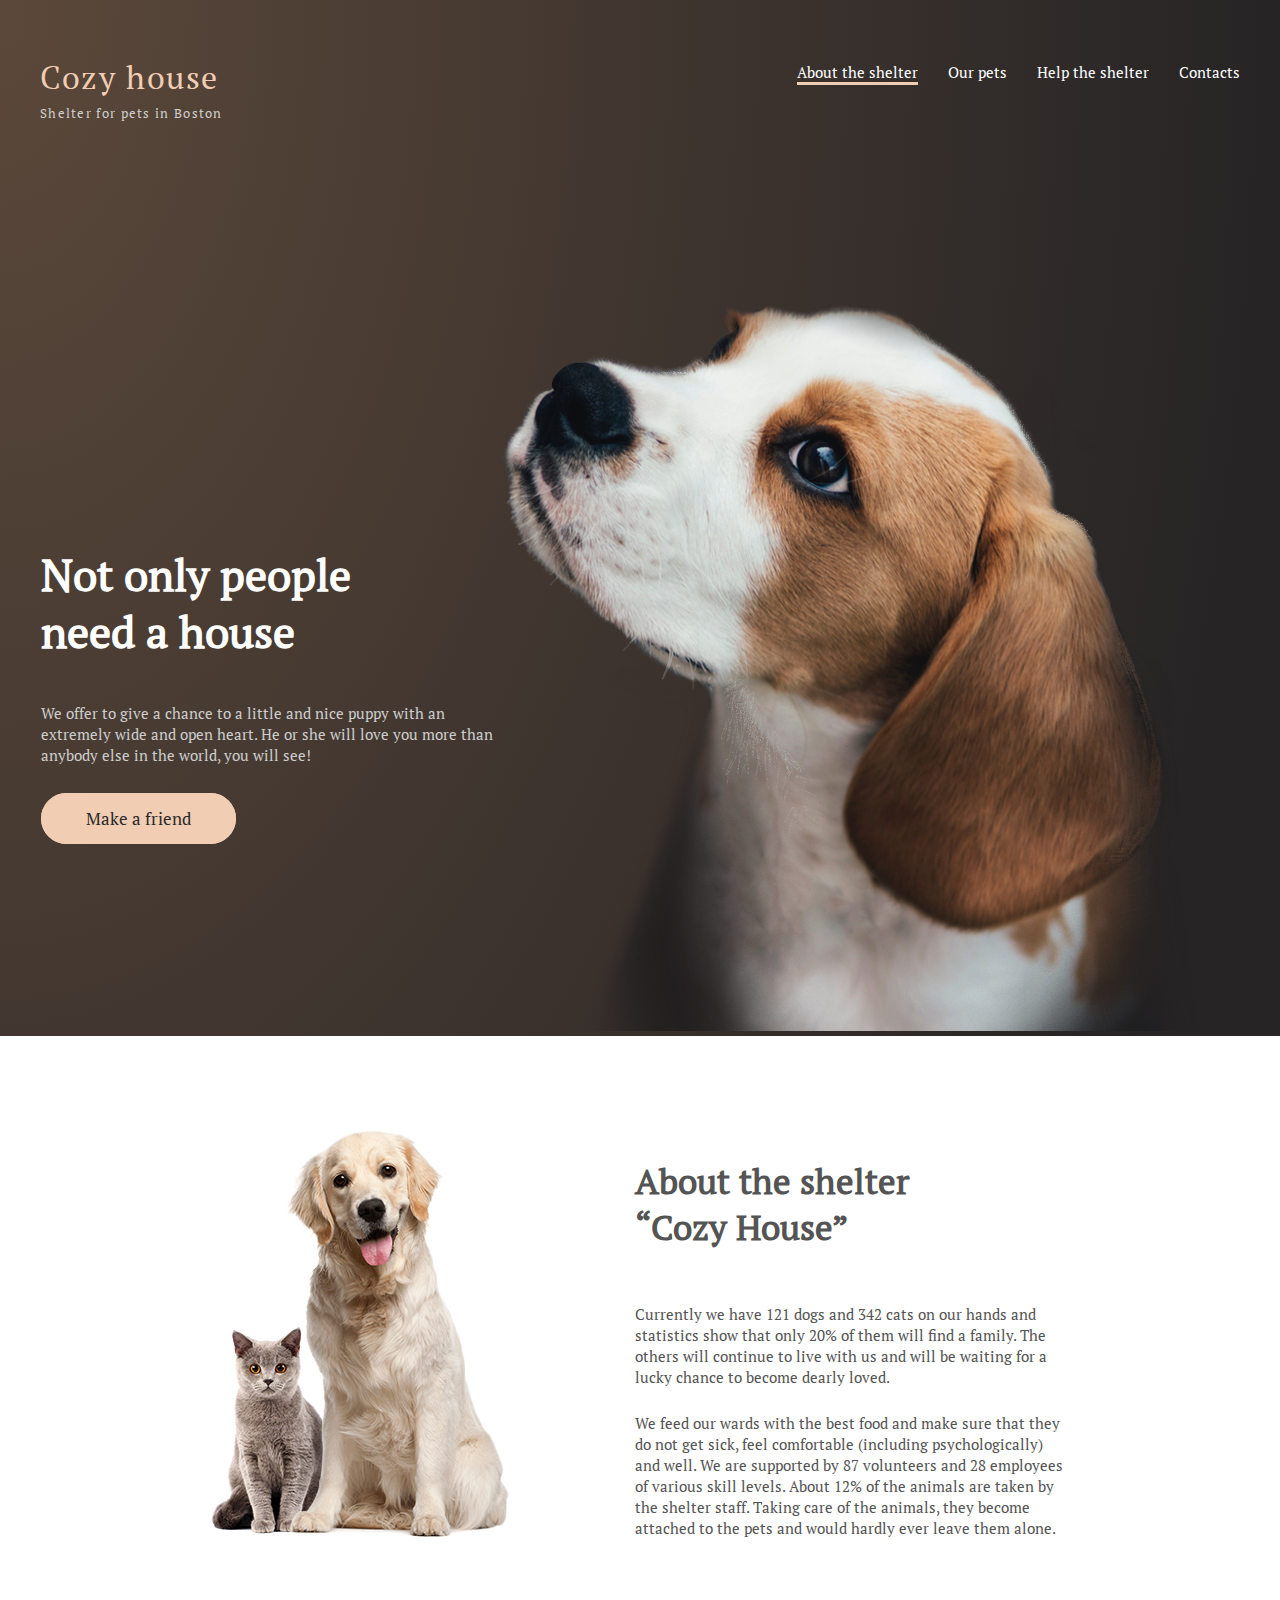
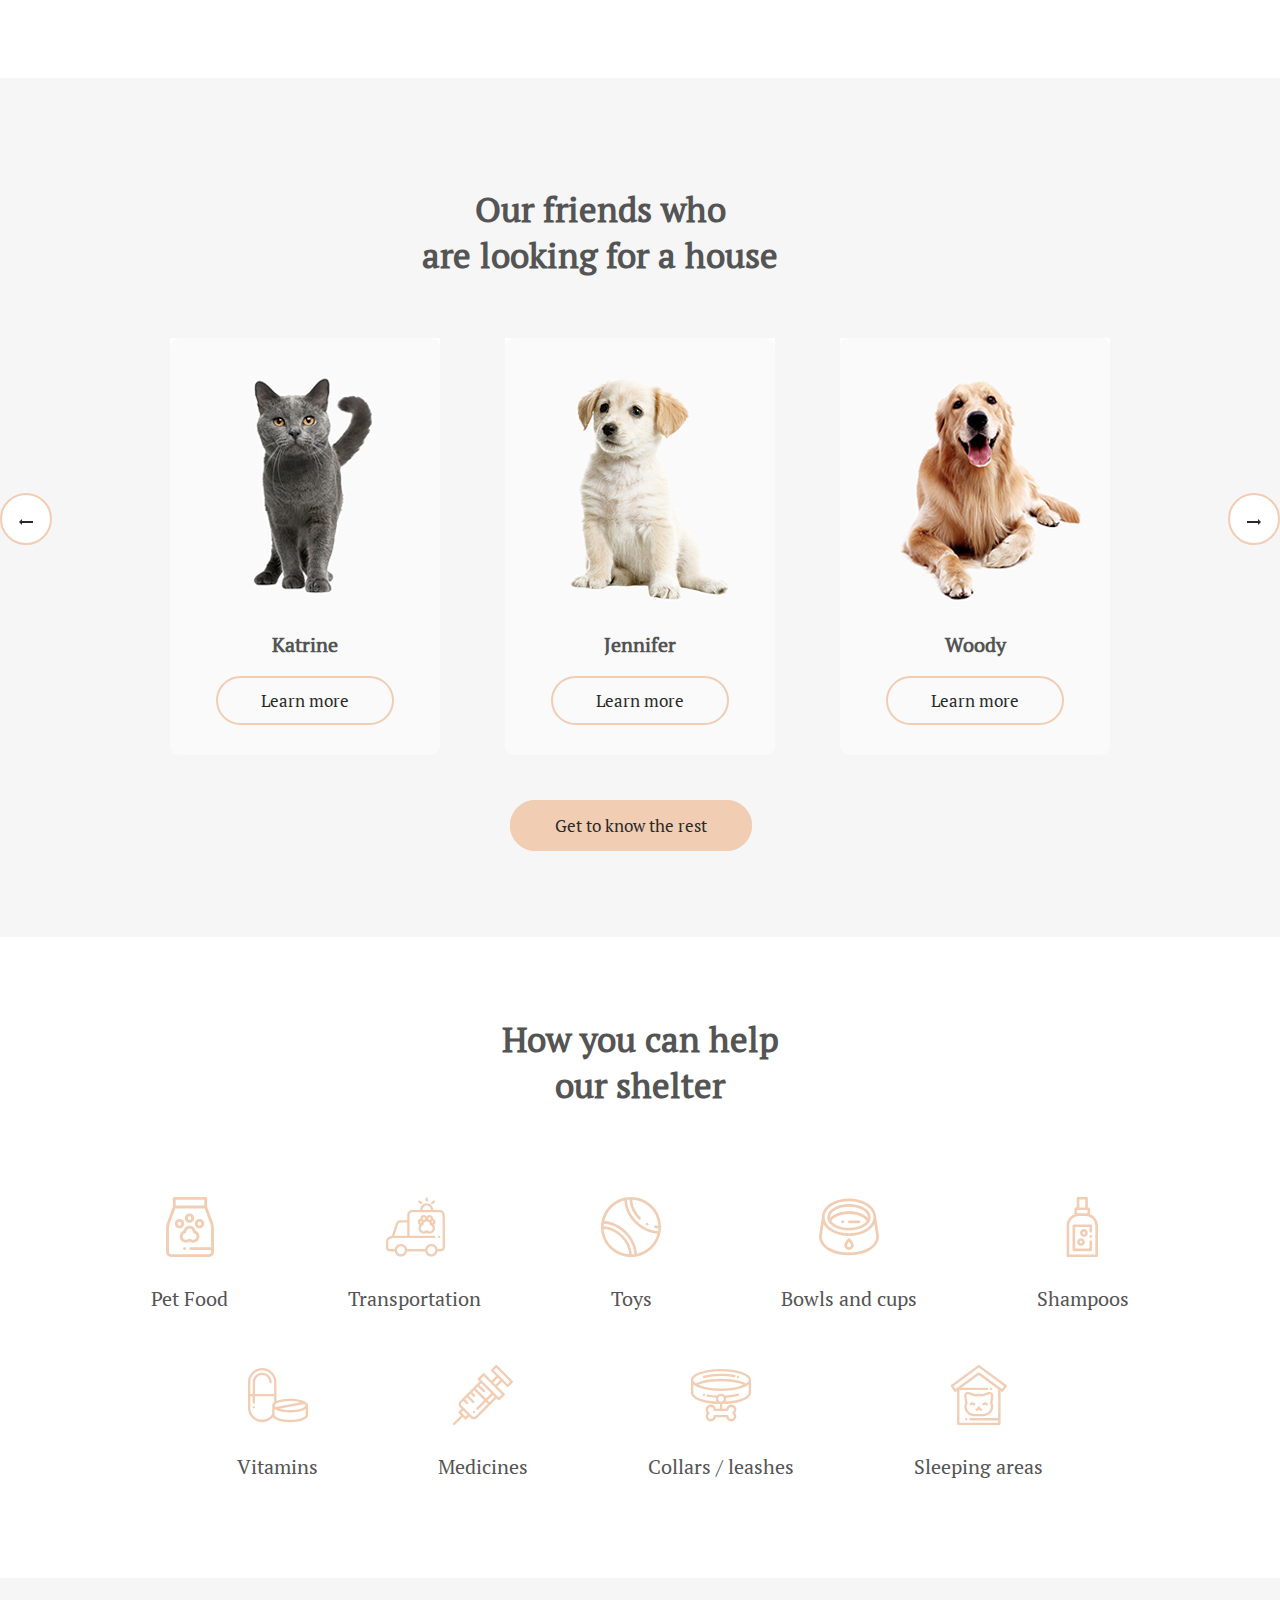
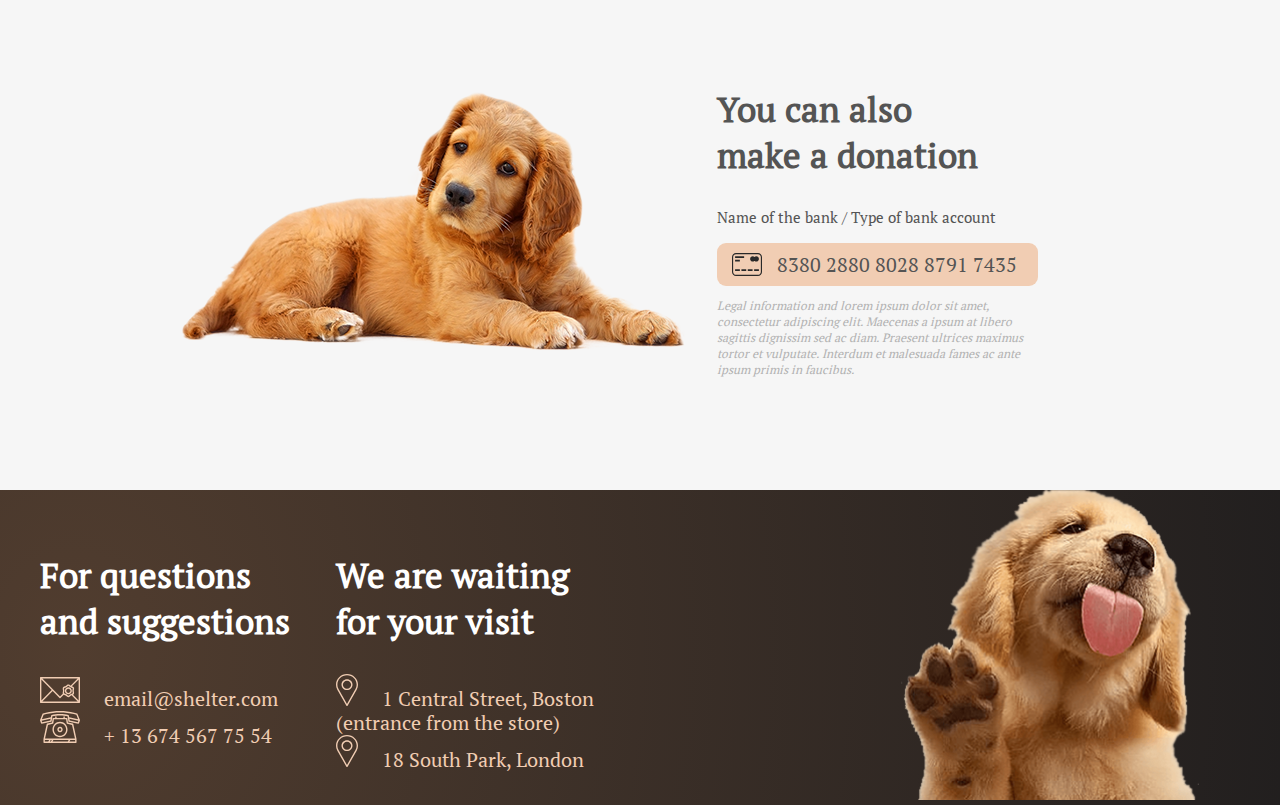
<file: index.html>
<!DOCTYPE html>
<html class="page" lang="ru">

<head>
    <meta charset="utf-8">
    <title>Shelter</title>

    <link href="css/normalize.css" rel="stylesheet">
    <link href="css/style.css" rel="stylesheet">
</head>

<body class="page__body">
    <main>
        <div class="main-wrapper">
            <div class="start-screen">
                <header class="header">
                    <div class="logo">
                        <a class="logo-link" href="#">
                            <span class="logo-title" href="index.html">Cozy house</span>
                            <span class="logo-subtitle" href="index.html">Shelter for pets in Boston</span>
                        </a>
                    </div>
                    <nav class="site-nav">
                        <ul class="nav-list">
                            <li><a class="site-link site-link_active" href="#">About the shelter</a></li>
                            <li><a class="site-link" href="pets.html">Our pets</a></li>
                            <li><a class="site-link" href="#">Help the shelter</a></li>
                            <li><a class="site-link" href="#contacts">Contacts</a></li>
                        </ul>
                    </nav>
                </header>
                <h1 class="visually-hidden">Cozy House shelter for pets in Boston</h1>
                <section class="hero wrapper">
                    <div class="hero-content">
                        <h2 class="hero-headline cover-title">Not only people<br>need a house</h2>
                        <p class="hero-subtitle">
                            We offer to give a chance to a little and nice puppy with
                            an extremely wide and open heart. He or she will love you
                            more than anybody else in the world, you will see!
                        </p>
                        <a class="hero-button" href="#friend">Make a friend</a>
                    </div>
                    <a>
                        <img src="assets/images/start-screen-puppy.png" width="698" height="728" alt="Puppy's picture">
                    </a>
                </section>
            </div>
            <section class="about">
                <div>
                    <a class="about-photo">
                        <img src="assets/images/about-pets.jpg" width="300" height="408" alt="Pets' picture"></a>
                </div>
                <div class="about-info">
                    <h2 class="sec-title about-title">About the shelter<br> “Cozy House”</h2>
                    <p class="about-text">
                        Currently we have 121 dogs and 342 cats on our hands and statistics
                        show that only 20% of them will find a family. The others will continue to
                        live with us and will be waiting for a lucky chance to become dearly loved.
                    </p>
                    <p class="about-text">
                        We feed our wards with the best food and make sure that they do not get sick,
                        feel comfortable (including psychologically) and well. We are supported by 87
                        volunteers and 28 employees of various skill levels. About 12% of the animals are
                        taken by the shelter staff. Taking care of the animals, they become attached to the pets
                        and would hardly ever leave them alone.
                    </p>
                </div>
            </section>
            <section class="pets" id="friend">
                <h2 class="sec-title pet-title">Our friends who<br>are looking for a house</h2>
                <div class="pet-cards">
                    <button class="slider-arrow arrow-back">
                        <img src="assets/images/arrow-back.png">
                    </button>
                    <article class="pet-card">
                        <a class="pet-photo">
                            <img src="assets/images/pets-katrine.jpg" width="270" height="270" alt="Pet Katrine">
                        </a>
                        <h3 class="pet-name">Katrine</h3>
                        <a class="pet-button">Learn more</a>
                    </article>
                    <article class="pet-card">
                        <a class="pet-photo">
                            <img src="assets/images/pets-jennifer.jpg" width="270" height="270" alt="Pet Jennifer">
                        </a>
                        <h3 class="pet-name">Jennifer</h3>
                        <a class="pet-button">Learn more</a>
                    </article>
                    <article class="pet-card">
                        <a class="pet-photo">
                            <img src="assets/images/pets-woody.jpg" width="270" height="270" alt="Pet Woody">
                        </a>
                        <h3 class="pet-name">Woody</h3>
                        <a class="pet-button">Learn more</a>
                    </article>
                    <button class="slider-arrow arrow-forward">
                        <img src="assets/images/arrow-forward.png">
                    </button>
                </div>
                <a class="pet-button extra-button">Get to know the rest</a>
            </section>
            <section class="help" id="help">
                <div>
                    <h2 class="sec-title help-title">How you can help<br> our shelter</h2>
                    <div class="help-list">
                        <div class="help-item">
                            <img class="help-icon" src="assets/images/icon-pet-food.svg" alt="Pet food">
                            <span class="help-name">Pet Food</span>
                        </div>
                        <div class="help-item">
                            <img class="help-icon" src="assets/images/transportation.svg" alt="Transportation">
                            <span class="help-name">Transportation</span>
                        </div>
                        <div class="help-item">
                            <img class="help-icon" src="assets/images/toys.svg" alt="Toys">
                            <span class="help-name">Toys</span>
                        </div>
                        <div class="help-item">
                            <img class="help-icon" src="assets/images/bowls-and-cups.svg" alt="Bowls and cups">
                            <span class="help-name">Bowls and cups</span>
                        </div>
                        <div class="help-item">
                            <img class="help-icon" src="assets/images/icon-shampoos.svg" alt="Shampoos">
                            <span class="help-name">Shampoos</span>
                        </div>
                        <div class="help-item">
                            <img class="help-icon" src="assets/images/icon-vitamins.svg" alt="Vitamins">
                            <span class="help-name">Vitamins</span>
                        </div>
                        <div class="help-item">
                            <img class="help-icon" src="assets/images/icon-medicines.svg" alt="Medicines">
                            <span class="help-name">Medicines</span>
                        </div>
                        <div class="help-item">
                            <img class="help-icon" src="assets/images/icon-collars-leashes.svg"
                                alt="Collars and leashes">
                            <span class="help-name">Collars / leashes</span>
                        </div>
                        <div class="help-item">
                            <img class="help-icon" src="assets/images/sleeping-area.svg" alt="Sleeping area">
                            <span class="help-name">Sleeping areas</span>
                        </div>
                    </div>
                </div>
            </section>
            <section class="donation">
                <div class="wrapper">
                    <a class="donation-photo">
                        <img src="assets/images/donation-dog.png" width="505" height="261" alt="Dog">
                    </a>
                    <div class="donation-text">
                        <h2 class="sec-title">You can also<br> make a donation</h2>
                        <p>Name of the bank / Type of bank account</p>
                        <a class="donation-card" href="#">
                            <img class="donation-icon" src="assets/images/credit-card.svg" alt="Credit card">
                            <span class="donation-number">8380 2880 8028 8791 7435</span>
                        </a>
                        <p class="donation-description">
                            Legal information and lorem ipsum dolor sit amet, consectetur adipiscing elit.
                            Maecenas a ipsum at libero sagittis dignissim sed ac diam.
                            Praesent ultrices maximus tortor et vulputate. Interdum et malesuada fames ac
                            ante ipsum primis in faucibus.
                        </p>
                    </div>
                </div>
            </section>
    </main>
    <footer class="footer-style main-wrapper" id="contacts">
        <div class="wrapper">
            <div class="footer-contacts">
                <div class="contacts address">
                    <h2 class="contacts-title">For questions<br>and suggestions</h2>
                    <div class="contacts-list">
                        <a href="mailto:email@shelter.com" class="contacts-content">
                            <img class="footer-icon" src="assets/images/icon-email.svg" alt="mail">
                            <span class="contacts-link">email@shelter.com</span>
                        </a>
                        <a href="tel:+13 674 567 75 54" class="contacts-content">
                            <img class="footer-icon" src="assets/images/icon-phone.svg" alt="phone">
                            <span class="contacts-link">+ 13 674 567 75 54</span>
                        </a>
                    </div>
                </div>
                <div class="contacts location">
                    <h2 class="contacts-title">We are waiting<br>for your visit</h2>
                    <a href="https://goo.gl/maps/tFCexfdwro2SSqEr6">
                        <img class="footer-icon" src="assets/images/icon-marker.svg" alt="location">
                        <span class="contacts-link">1 Central Street, Boston (entrance from the store)</span>
                    </a>
                    <a href="https://goo.gl/maps/h12aAtvgnjhjFLhK9">
                        <img class="footer-icon" src="assets/images/icon-marker.svg" alt="location">
                        <span class="contacts-link">18 South Park, London</span>
                    </a>
                </div>
            </div>
            <div class="footer-photo">
                <a>
                    <img src="assets/images/footer-puppy.png" width="300" height="310" alt="Puppy">
                </a>
            </div>
        </div>
    </footer>
</body>

</html>
</file>
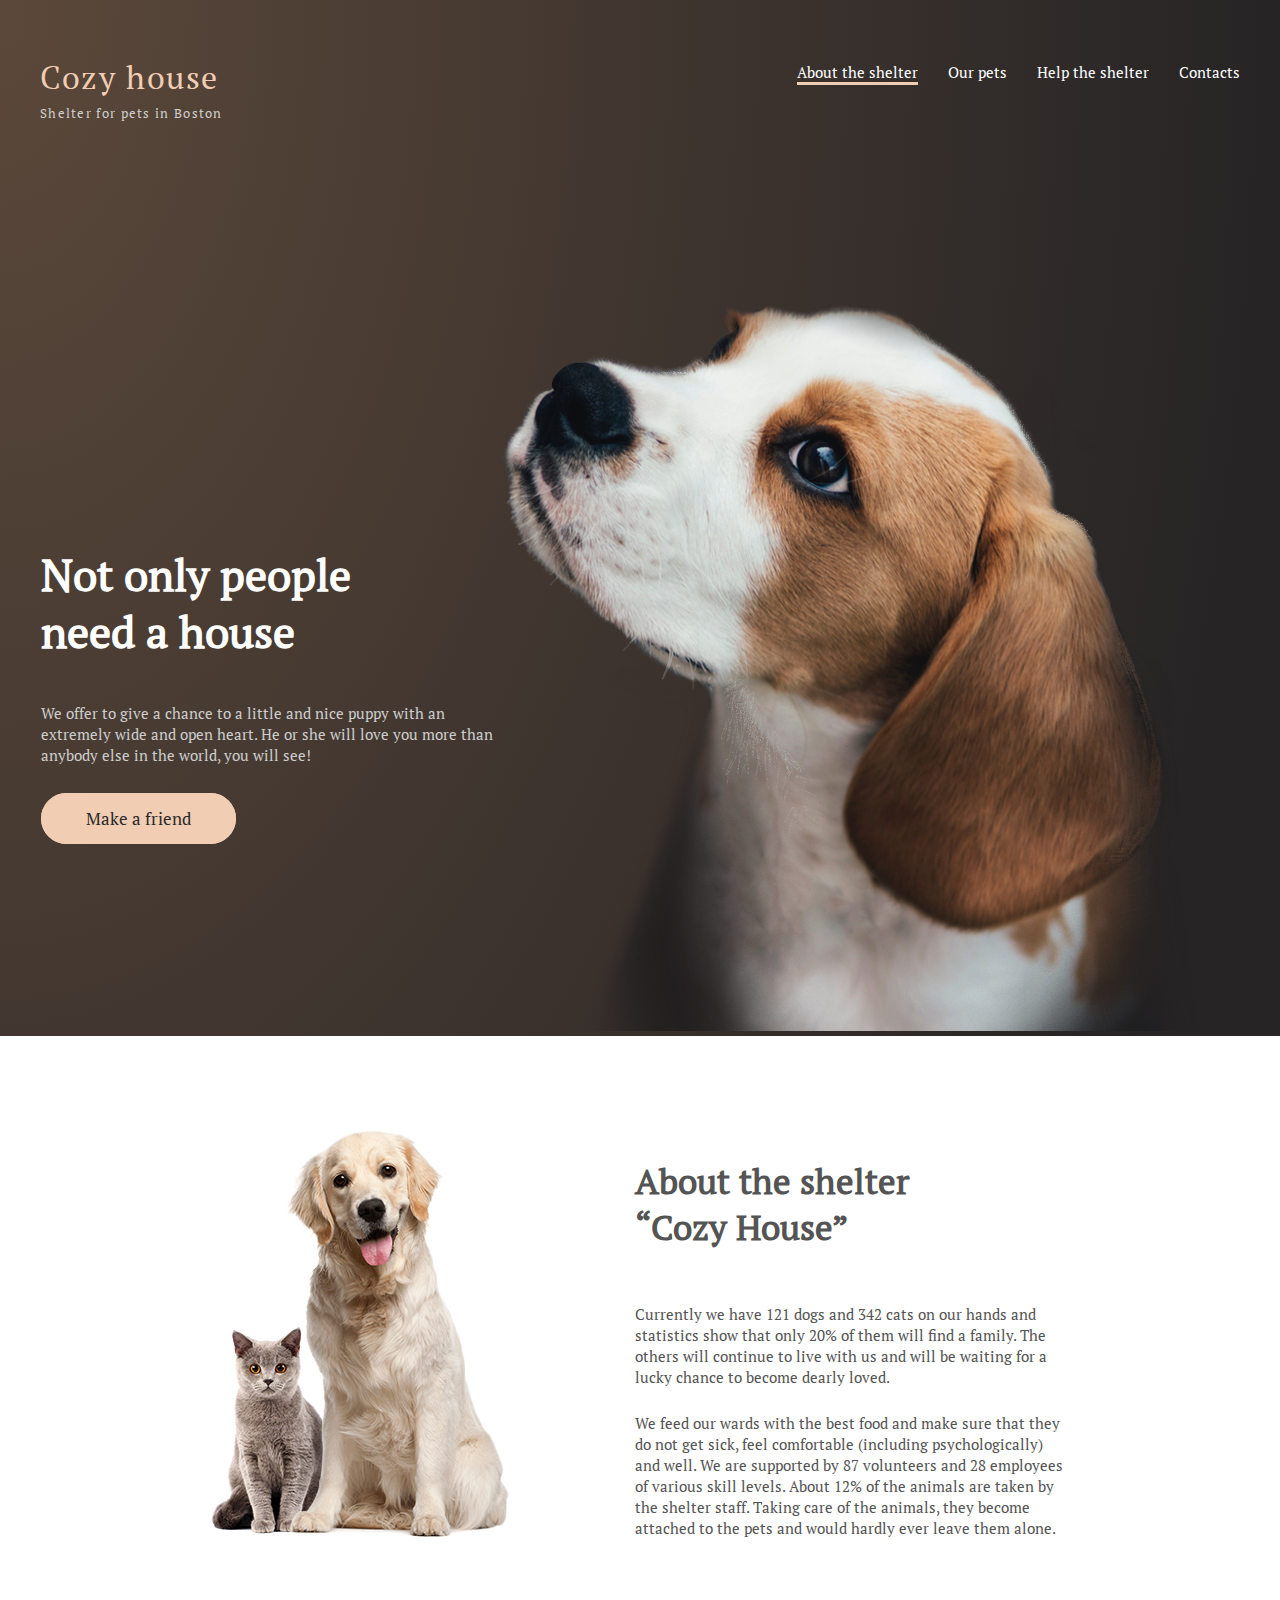
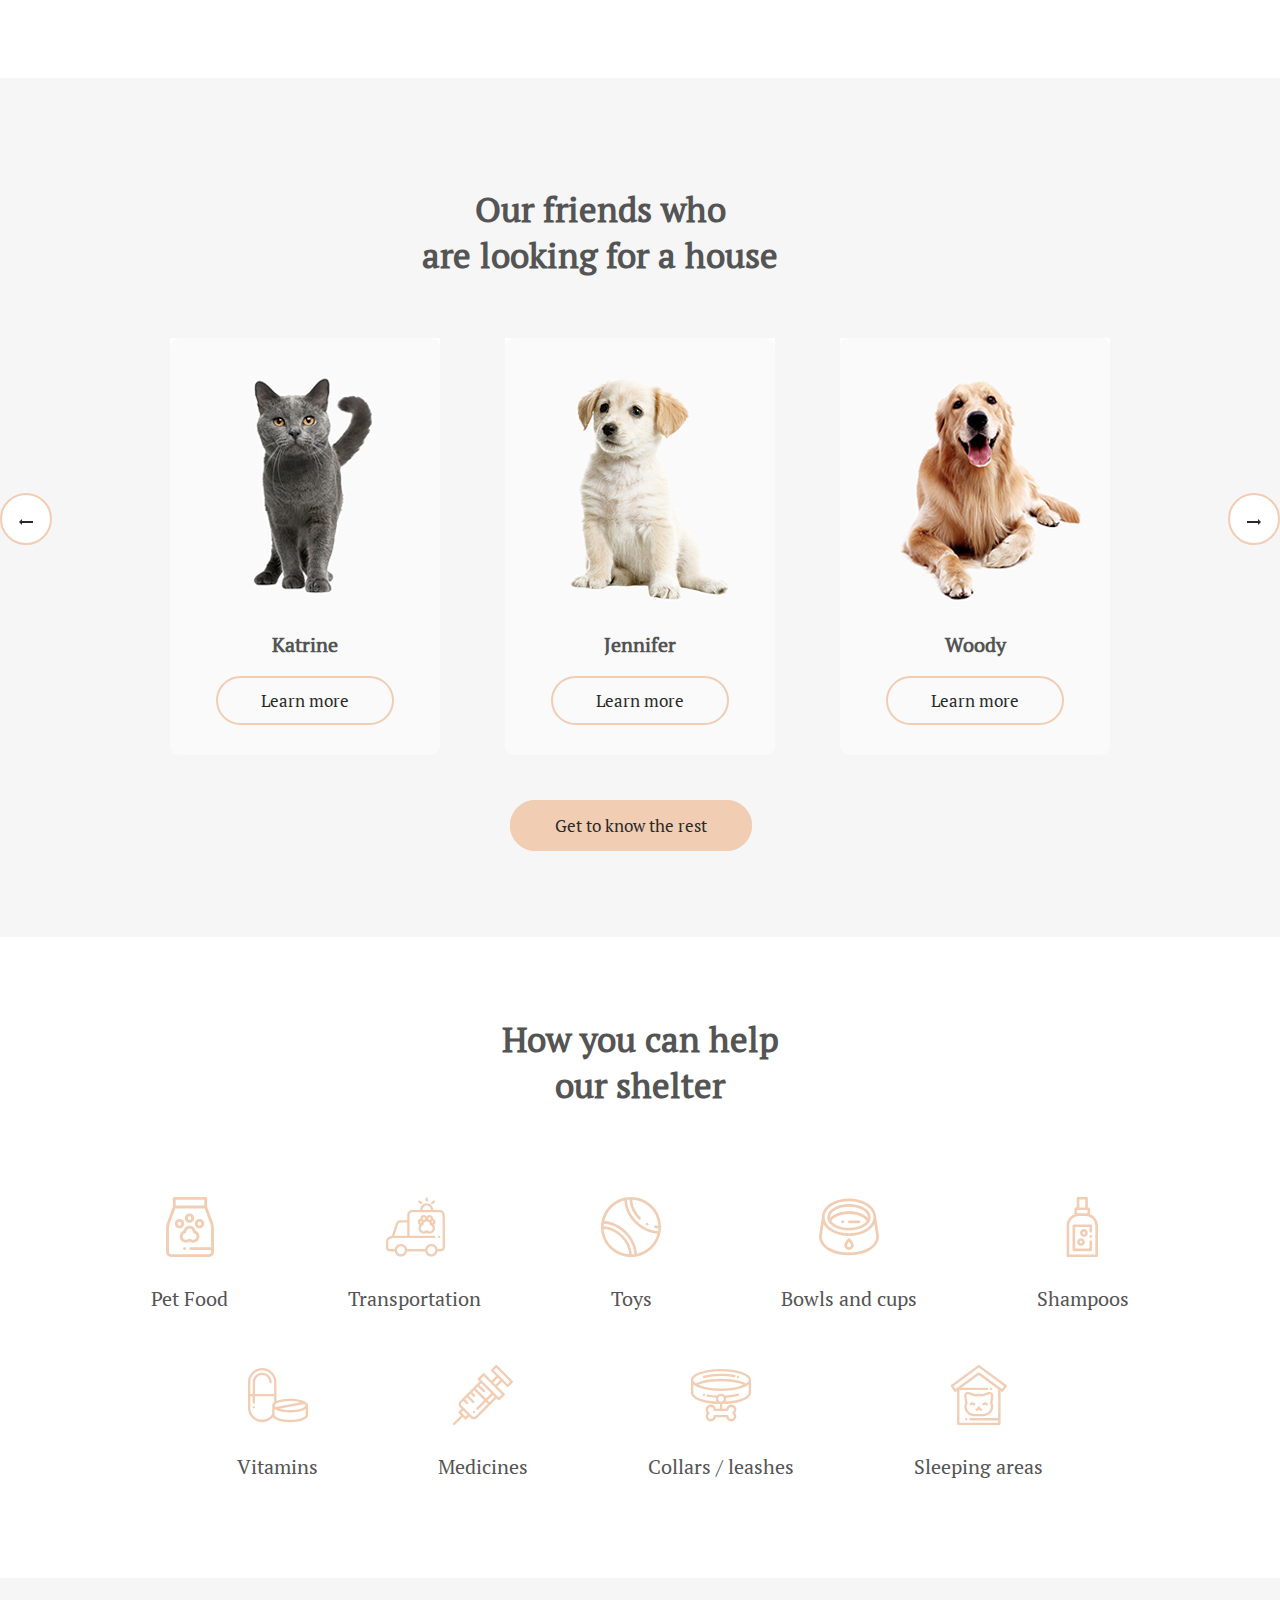
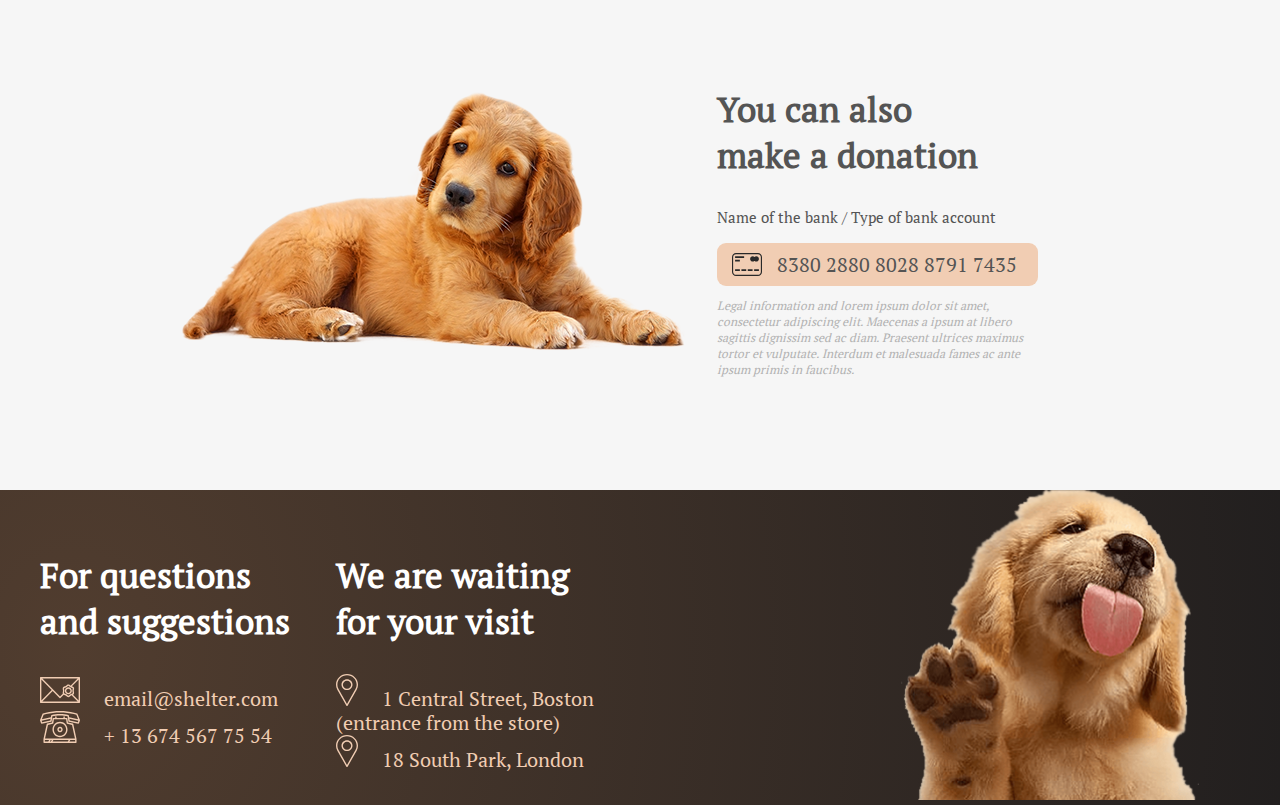
<file: Shelter/index.html>
<!DOCTYPE html>
<html class="page" lang="ru">

<head>
    <meta charset="utf-8">
    <title>Shelter</title>

    <link href="../../css/normalize.css" rel="stylesheet">
    <link href="../../css/style.css" rel="stylesheet">
</head>

<body class="page__body">
    <main>
        <div class="main-wrapper">
            <div class="start-screen">
                <header class="header">
                    <div class="logo">
                        <a class="logo-link" href="#">
                            <span class="logo-title" href="../main/index.html">Cozy house</span>
                            <span class="logo-subtitle" href="../main/index.html">Shelter for pets in Boston</span>
                        </a>
                    </div>
                    <nav class="site-nav">
                        <ul class="nav-list">
                            <li><a class="site-link site-link_active" href="#">About the shelter</a></li>
                            <li><a class="site-link" href="../pets/index.html">Our pets</a></li>
                            <li><a class="site-link" href="#">Help the shelter</a></li>
                            <li><a class="site-link" href="#contacts">Contacts</a></li>
                        </ul>
                    </nav>
                </header>
                <h1 class="visually-hidden">Cozy House shelter for pets in Boston</h1>
                <section class="hero wrapper">
                    <div class="hero-content">
                        <h2 class="hero-headline cover-title">Not only people<br>need a house</h2>
                        <p class="hero-subtitle">
                            We offer to give a chance to a little and nice puppy with
                            an extremely wide and open heart. He or she will love you
                            more than anybody else in the world, you will see!
                        </p>
                        <a class="hero-button" href="#friend">Make a friend</a>
                    </div>
                    <a>
                        <img src="../../assets/images/start-screen-puppy.png" width="698" height="728"
                            alt="Puppy's picture">
                    </a>
                </section>
            </div>
            <section class="about">
                <div>
                    <a class="about-photo">
                        <img src="../../assets/images/about-pets.jpg" width="300" height="408" alt="Pets' picture"></a>
                </div>
                <div class="about-info">
                    <h2 class="sec-title about-title">About the shelter<br> “Cozy House”</h2>
                    <p class="about-text">
                        Currently we have 121 dogs and 342 cats on our hands and statistics
                        show that only 20% of them will find a family. The others will continue to
                        live with us and will be waiting for a lucky chance to become dearly loved.
                    </p>
                    <p class="about-text">
                        We feed our wards with the best food and make sure that they do not get sick,
                        feel comfortable (including psychologically) and well. We are supported by 87
                        volunteers and 28 employees of various skill levels. About 12% of the animals are
                        taken by the shelter staff. Taking care of the animals, they become attached to the pets
                        and would hardly ever leave them alone.
                    </p>
                </div>
            </section>
            <section class="pets" id="friend">
                <h2 class="sec-title pet-title">Our friends who<br>are looking for a house</h2>
                <div class="pet-cards">
                    <button class="slider-arrow arrow-back">
                        <img src="../../assets/images/arrow-back.png">
                    </button>
                    <article class="pet-card">
                        <a class="pet-photo">
                            <img src="../../assets/images/pets-katrine.jpg" width="270" height="270" alt="Pet Katrine">
                        </a>
                        <h3 class="pet-name">Katrine</h3>
                        <a class="pet-button">Learn more</a>
                    </article>
                    <article class="pet-card">
                        <a class="pet-photo">
                            <img src="../../assets/images/pets-jennifer.jpg" width="270" height="270"
                                alt="Pet Jennifer">
                        </a>
                        <h3 class="pet-name">Jennifer</h3>
                        <a class="pet-button">Learn more</a>
                    </article>
                    <article class="pet-card">
                        <a class="pet-photo">
                            <img src="../../assets/images/pets-woody.jpg" width="270" height="270" alt="Pet Woody">
                        </a>
                        <h3 class="pet-name">Woody</h3>
                        <a class="pet-button">Learn more</a>
                    </article>
                    <button class="slider-arrow arrow-forward">
                        <img src="../../assets/images/arrow-forward.png">
                    </button>
                </div>
                <a class="pet-button extra-button">Get to know the rest</a>
            </section>
            <section class="help" id="help">
                <div>
                    <h2 class="sec-title help-title">How you can help<br> our shelter</h2>
                    <div class="help-list">
                        <div class="help-item">
                            <img class="help-icon" src="../../assets/images/icon-pet-food.svg" alt="Pet food">
                            <span class="help-name">Pet Food</span>
                        </div>
                        <div class="help-item">
                            <img class="help-icon" src="../../assets/images/transportation.svg" alt="Transportation">
                            <span class="help-name">Transportation</span>
                        </div>
                        <div class="help-item">
                            <img class="help-icon" src="../../assets/images/toys.svg" alt="Toys">
                            <span class="help-name">Toys</span>
                        </div>
                        <div class="help-item">
                            <img class="help-icon" src="../../assets/images/bowls-and-cups.svg" alt="Bowls and cups">
                            <span class="help-name">Bowls and cups</span>
                        </div>
                        <div class="help-item">
                            <img class="help-icon" src="../../assets/images/icon-shampoos.svg" alt="Shampoos">
                            <span class="help-name">Shampoos</span>
                        </div>
                        <div class="help-item">
                            <img class="help-icon" src="../../assets/images/icon-vitamins.svg" alt="Vitamins">
                            <span class="help-name">Vitamins</span>
                        </div>
                        <div class="help-item">
                            <img class="help-icon" src="../../assets/images/icon-medicines.svg" alt="Medicines">
                            <span class="help-name">Medicines</span>
                        </div>
                        <div class="help-item">
                            <img class="help-icon" src="../../assets/images/icon-collars-leashes.svg"
                                alt="Collars and leashes">
                            <span class="help-name">Collars / leashes</span>
                        </div>
                        <div class="help-item">
                            <img class="help-icon" src="../../assets/images/sleeping-area.svg" alt="Sleeping area">
                            <span class="help-name">Sleeping areas</span>
                        </div>
                    </div>
                </div>
            </section>
            <section class="donation">
                <div class="wrapper">
                    <a class="donation-photo">
                        <img src="../../assets/images/donation-dog.png" width="505" height="261" alt="Dog">
                    </a>
                    <div class="donation-text">
                        <h2 class="sec-title">You can also<br> make a donation</h2>
                        <p>Name of the bank / Type of bank account</p>
                        <a class="donation-card" href="#">
                            <img class="donation-icon" src="../../assets/images/credit-card.svg" alt="Credit card">
                            <span class="donation-number">8380 2880 8028 8791 7435</span>
                        </a>
                        <p class="donation-description">
                            Legal information and lorem ipsum dolor sit amet, consectetur adipiscing elit.
                            Maecenas a ipsum at libero sagittis dignissim sed ac diam.
                            Praesent ultrices maximus tortor et vulputate. Interdum et malesuada fames ac
                            ante ipsum primis in faucibus.
                        </p>
                    </div>
                </div>
            </section>
    </main>
    <footer class="footer-style main-wrapper" id="contacts">
        <div class="wrapper">
            <div class="footer-contacts">
                <div class="contacts address">
                    <h2 class="contacts-title">For questions<br>and suggestions</h2>
                    <div class="contacts-list">
                        <a href="mailto:email@shelter.com" class="contacts-content">
                            <img class="footer-icon" src="../../assets/images/icon-email.svg" alt="mail">
                            <span class="contacts-link">email@shelter.com</span>
                        </a>
                        <a href="tel:+13 674 567 75 54" class="contacts-content">
                            <img class="footer-icon" src="../../assets/images/icon-phone.svg" alt="phone">
                            <span class="contacts-link">+ 13 674 567 75 54</span>
                        </a>
                    </div>
                </div>
                <div class="contacts location">
                    <h2 class="contacts-title">We are waiting<br>for your visit</h2>
                    <a href="https://goo.gl/maps/tFCexfdwro2SSqEr6">
                        <img class="footer-icon" src="../../assets/images/icon-marker.svg" alt="location">
                        <span class="contacts-link">1 Central Street, Boston (entrance from the store)</span>
                    </a>
                    <a href="https://goo.gl/maps/h12aAtvgnjhjFLhK9">
                        <img class="footer-icon" src="../../assets/images/icon-marker.svg" alt="location">
                        <span class="contacts-link">18 South Park, London</span>
                    </a>
                </div>
            </div>
            <div class="footer-photo">
                <a>
                    <img src="../../assets/images/footer-puppy.png" width="300" height="310" alt="Puppy">
                </a>
            </div>
        </div>
    </footer>
</body>

</html>
</file>
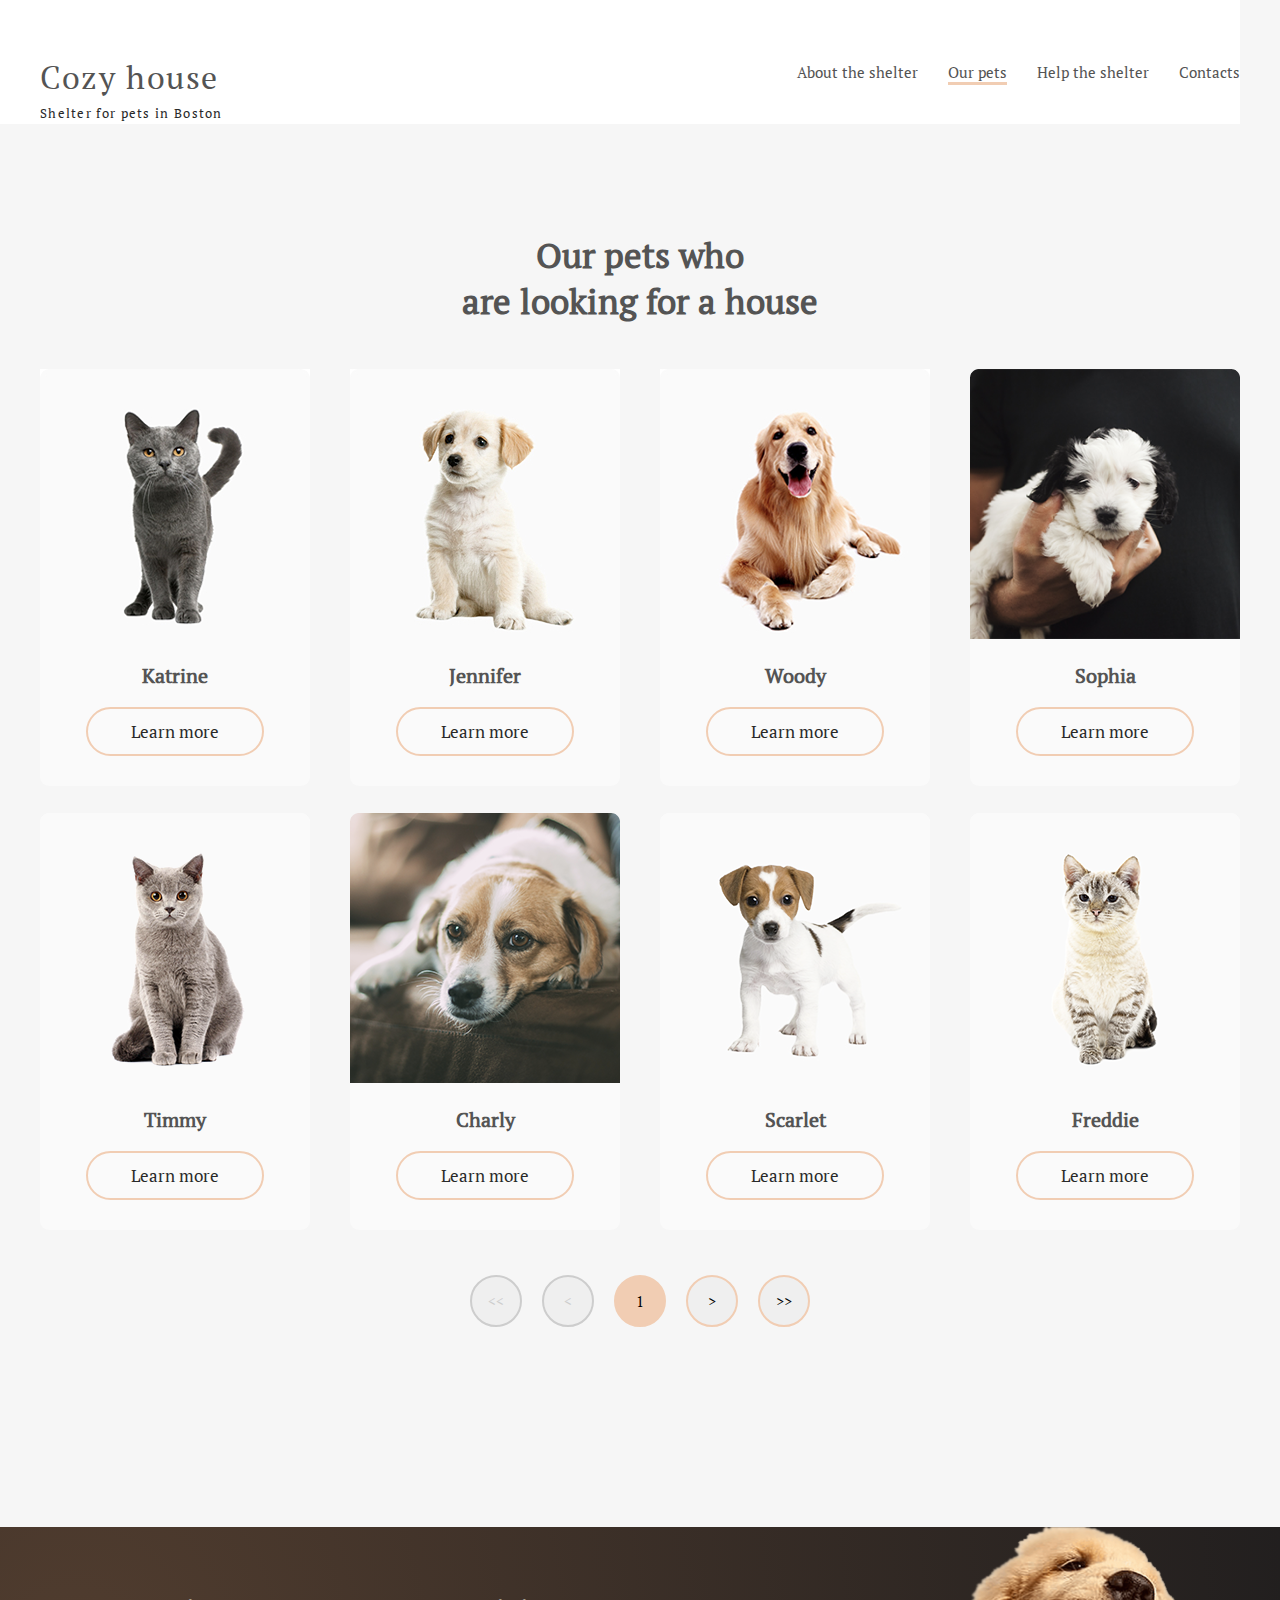
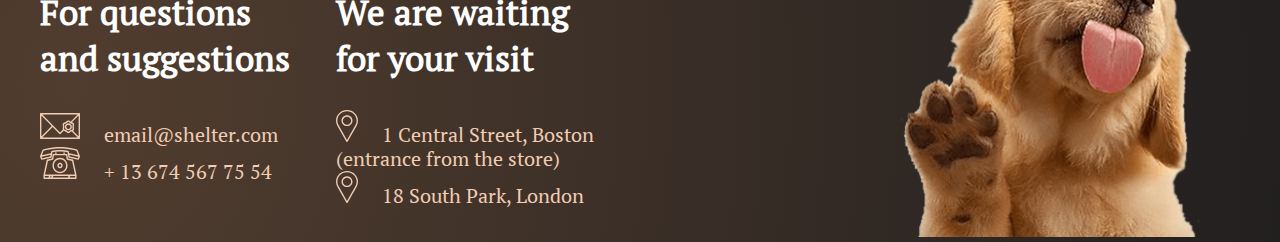
<file: Shelter/pages/pets/index.html>
<!DOCTYPE html>
<html class="page" lang="ru">

<head>
    <meta charset="utf-8">
    <title>Shelter</title>

    <link href="../../css/normalize.css" rel="stylesheet">
    <link href="../../css/style.css" rel="stylesheet">
</head>

<body class="page__body">
    <main>
        <div class="main-wrapper">
            <header class="header header-dark">
                <div class="logo">
                    <a class="logo-link" href="../main/index.html">
                        <span class="logo-title title-dark" href="../main/index.html">Cozy house</span>
                        <span class="logo-subtitle subtitle-dark" href="../main/index.html">Shelter for pets in
                            Boston</span>
                    </a>
                </div>
                <nav class="site-nav">
                    <ul class="nav-list">
                        <li><a class="site-link link-dark" href="../main/index.html">About the shelter</a></li>
                        <li><a class="site-link link-dark site-link_active" href="../pets/index.html">Our pets</a></li>
                        <li><a class="site-link link-dark" href="../main/index.html#help">Help the shelter</a></li>
                        <li><a class="site-link link-dark" href="#contacts">Contacts</a></li>
                    </ul>
                </nav>
            </header>
            <section class="ourpets-content">
                <h1 class="visually-hidden">Cozy House pets</h1>
                <h2 class=" sec-title ourpets-title">Our pets who<br>are looking for a house</h2>
                <div class="ourpets-cards">
                    <article class="pet-card">
                        <a class="pet-photo">
                            <img src="../../assets/images/pets-katrine.jpg" width="270" height="270" alt="Cat Katrine">
                        </a>
                        <h3 class="pet-name">Katrine</h3>
                        <a class="pet-button">Learn more</a>
                    </article>
                    <article class="pet-card">
                        <a class="pet-photo">
                            <img src="../../assets/images/pets-jennifer.jpg" width="270" height="270"
                                alt="Dog Jennifer">
                        </a>
                        <h3 class="pet-name">Jennifer</h3>
                        <a class="pet-button">Learn more</a>
                    </article>
                    <article class="pet-card">
                        <a class="pet-photo">
                            <img src="../../assets/images/pets-woody.jpg" width="270" height="270" alt="Dog Woody">
                        </a>
                        <h3 class="pet-name">Woody</h3>
                        <a class="pet-button">Learn more</a>
                    </article>
                    <article class="pet-card">
                        <a class="pet-photo">
                            <img src="../../assets/images/pets-sophia.png" width="270" height="270" alt="Dog Sophia">
                        </a>
                        <h3 class="pet-name">Sophia</h3>
                        <a class="pet-button">Learn more</a>
                    </article>
                    <article class="pet-card">
                        <a class="pet-photo">
                            <img src="../../assets/images/pets-timmy.png" width="270" height="270" alt="Cat Timmy">
                        </a>
                        <h3 class="pet-name">Timmy</h3>
                        <a class="pet-button">Learn more</a>
                    </article>
                    <article class="pet-card">
                        <a class="pet-photo">
                            <img src="../../assets/images/pets-charly.png" width="270" height="270" alt="Dog Charly">
                        </a>
                        <h3 class="pet-name">Charly</h3>
                        <a class="pet-button">Learn more</a>
                    </article>
                    <article class="pet-card">
                        <a class="pet-photo">
                            <img src="../../assets/images/pets-scarlet.png" width="270" height="270" alt="Dog Scarlet">
                        </a>
                        <h3 class="pet-name">Scarlet</h3>
                        <a class="pet-button">Learn more</a>
                    </article>
                    <article class="pet-card">
                        <a class="pet-photo">
                            <img src="../../assets/images/pets-freddie.png" width="270" height="270" alt="Cat Freddie">
                        </a>
                        <h3 class="pet-name">Freddie</h3>
                        <a class="pet-button">Learn more</a>
                    </article>
                </div>
                <div class="slider-buttons">
                    <button class="slider-button inactive disabled">&lt;< </button>
                            <button class="slider-button inactive disabled">&lt; </button>
                            <button class="slider-button active">1</button>
                            <button class="slider-button">></button>
                            <button class="slider-button">>></button>
                </div>
            </section>

    </main>
    <footer class="footer-style main-wrapper">
        <div class="wrapper">
            <div class="footer-contacts">
                <div class="contacts address" id="contacts">
                    <h2 class="contacts-title">For questions<br>and suggestions</h2>
                    <div class="contacts-list">
                        <a href="mailto:email@shelter.com" class="contacts-content">
                            <img class="footer-icon" src="../../assets/images/icon-email.svg" alt="mail">
                            <span class="contacts-link">email@shelter.com</span>
                        </a>
                        <a href="tel:+13 674 567 75 54" class="contacts-content">
                            <img class="footer-icon" src="../../assets/images/icon-phone.svg" alt="phone">
                            <span class="contacts-link">+ 13 674 567 75 54</span>
                        </a>
                    </div>
                </div>
                <div class="contacts location">
                    <h2 class="contacts-title">We are waiting<br>for your visit</h2>
                    <a href="https://goo.gl/maps/tFCexfdwro2SSqEr6">
                        <img class="footer-icon" src="../../assets/images/icon-marker.svg" alt="location">
                        <span class="contacts-link">1 Central Street, Boston (entrance from the store)</span>
                    </a>
                    <a href="https://goo.gl/maps/h12aAtvgnjhjFLhK9">
                        <img class="footer-icon" src="../../assets/images/icon-marker.svg" alt="location">
                        <span class="contacts-link">18 South Park, London</span>
                    </a>
                </div>
            </div>
            <div class="footer-photo">
                <a>
                    <img src="../../assets/images/footer-puppy.png" width="300" height="310" alt="Puppy">
                </a>
            </div>
        </div>
    </footer>
</body>

</html>
</file>
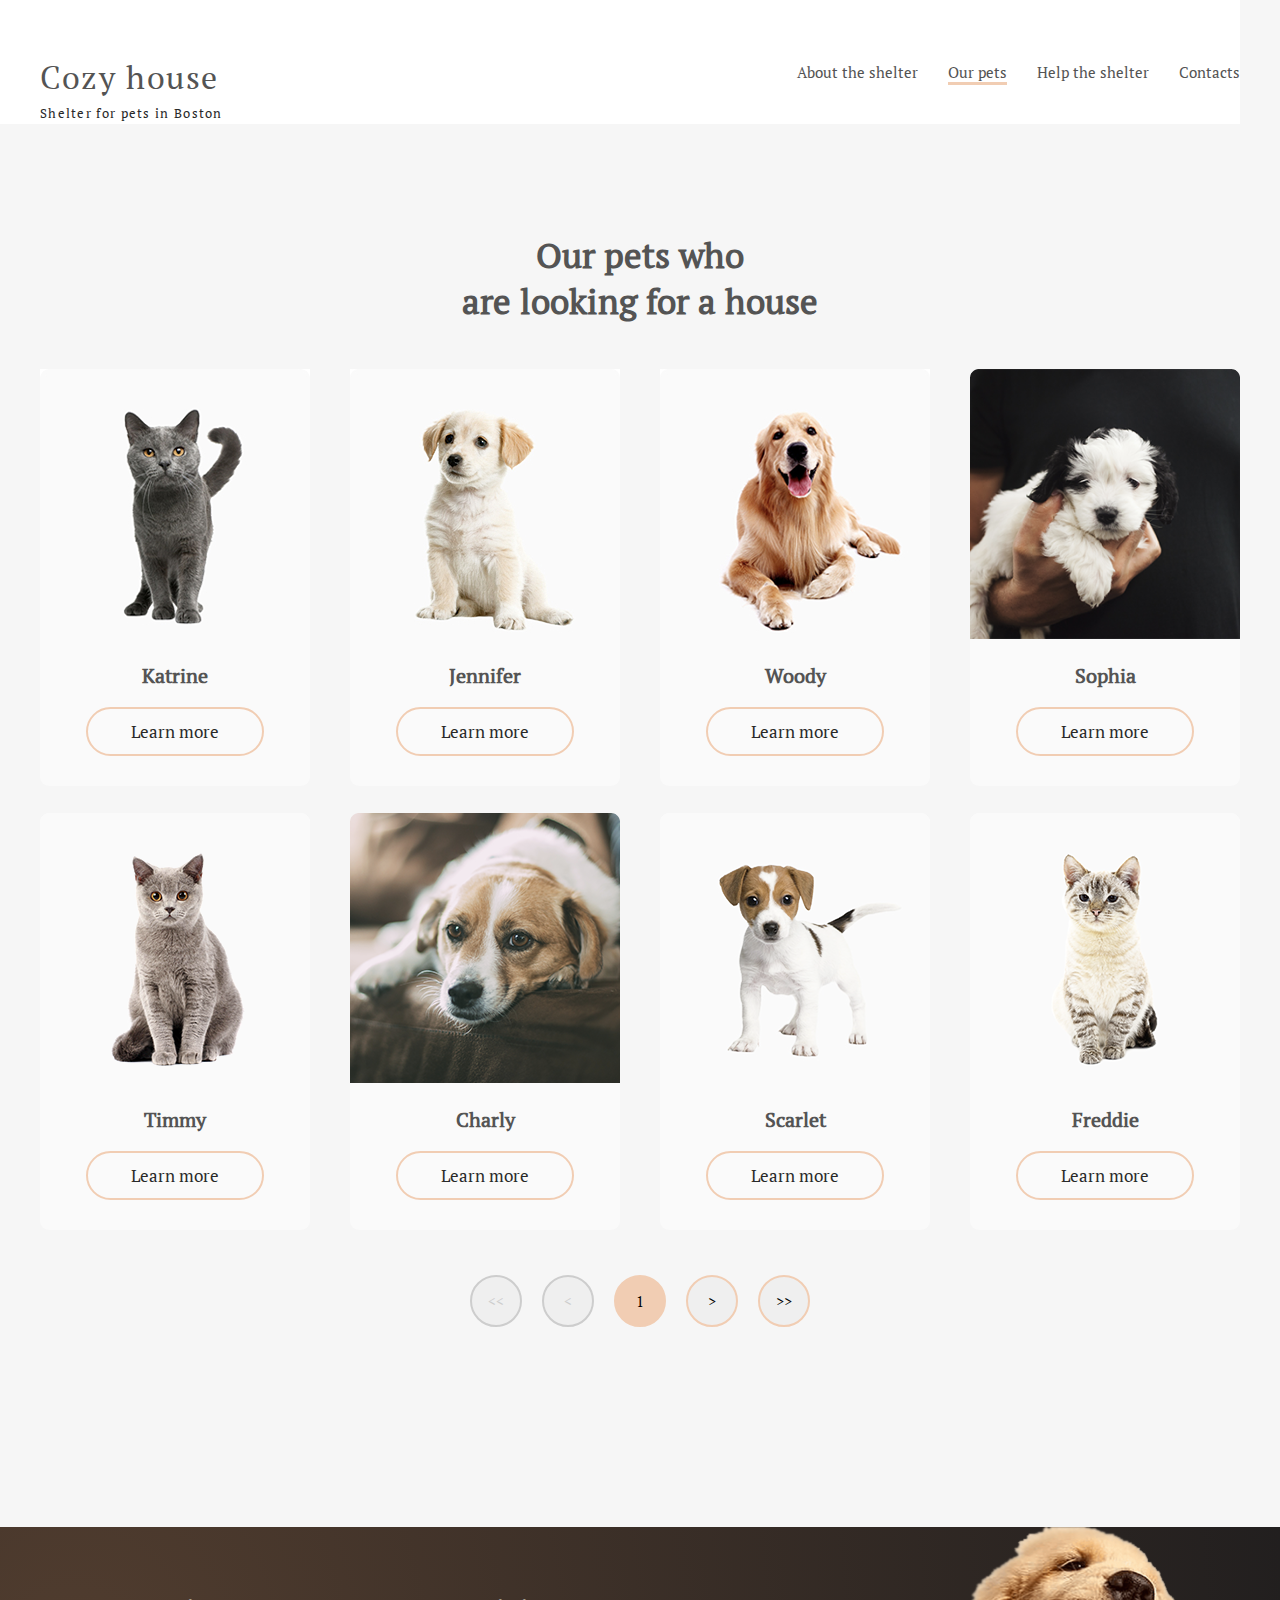
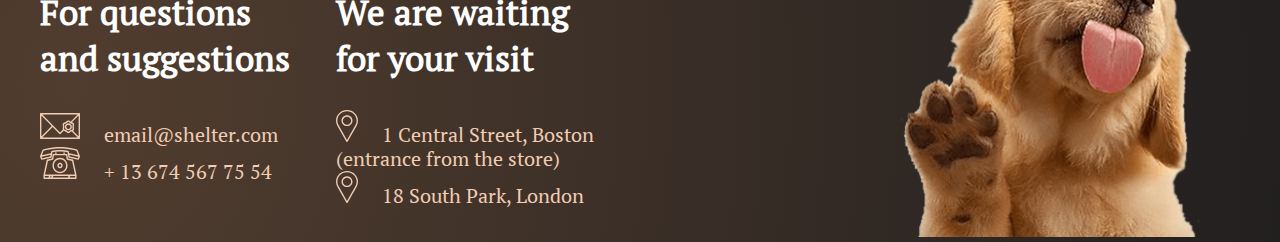
<file: pets.html>
<!DOCTYPE html>
<html class="page" lang="ru">

<head>
    <meta charset="utf-8">
    <title>Shelter</title>

    <link href="css/normalize.css" rel="stylesheet">
    <link href="css/style.css" rel="stylesheet">
</head>

<body class="page__body">
    <main>
        <div class="main-wrapper">
            <header class="header header-dark">
                <div class="logo">
                    <a class="logo-link" href="index.html">
                        <span class="logo-title title-dark" href="index.html">Cozy house</span>
                        <span class="logo-subtitle subtitle-dark" href="index.html">Shelter for pets in
                            Boston</span>
                    </a>
                </div>
                <nav class="site-nav">
                    <ul class="nav-list">
                        <li><a class="site-link link-dark" href="index.html">About the shelter</a></li>
                        <li><a class="site-link link-dark site-link_active" href="pets.html">Our pets</a></li>
                        <li><a class="site-link link-dark" href="index.html#help">Help the shelter</a></li>
                        <li><a class="site-link link-dark" href="#contacts">Contacts</a></li>
                    </ul>
                </nav>
            </header>
            <section class="ourpets-content">
                <h1 class="visually-hidden">Cozy House pets</h1>
                <h2 class=" sec-title ourpets-title">Our pets who<br>are looking for a house</h2>
                <div class="ourpets-cards">
                    <article class="pet-card">
                        <a class="pet-photo">
                            <img src="assets/images/pets-katrine.jpg" width="270" height="270" alt="Cat Katrine">
                        </a>
                        <h3 class="pet-name">Katrine</h3>
                        <a class="pet-button">Learn more</a>
                    </article>
                    <article class="pet-card">
                        <a class="pet-photo">
                            <img src="assets/images/pets-jennifer.jpg" width="270" height="270" alt="Dog Jennifer">
                        </a>
                        <h3 class="pet-name">Jennifer</h3>
                        <a class="pet-button">Learn more</a>
                    </article>
                    <article class="pet-card">
                        <a class="pet-photo">
                            <img src="assets/images/pets-woody.jpg" width="270" height="270" alt="Dog Woody">
                        </a>
                        <h3 class="pet-name">Woody</h3>
                        <a class="pet-button">Learn more</a>
                    </article>
                    <article class="pet-card">
                        <a class="pet-photo">
                            <img src="assets/images/pets-sophia.png" width="270" height="270" alt="Dog Sophia">
                        </a>
                        <h3 class="pet-name">Sophia</h3>
                        <a class="pet-button">Learn more</a>
                    </article>
                    <article class="pet-card">
                        <a class="pet-photo">
                            <img src="assets/images/pets-timmy.png" width="270" height="270" alt="Cat Timmy">
                        </a>
                        <h3 class="pet-name">Timmy</h3>
                        <a class="pet-button">Learn more</a>
                    </article>
                    <article class="pet-card">
                        <a class="pet-photo">
                            <img src="assets/images/pets-charly.png" width="270" height="270" alt="Dog Charly">
                        </a>
                        <h3 class="pet-name">Charly</h3>
                        <a class="pet-button">Learn more</a>
                    </article>
                    <article class="pet-card">
                        <a class="pet-photo">
                            <img src="assets/images/pets-scarlet.png" width="270" height="270" alt="Dog Scarlet">
                        </a>
                        <h3 class="pet-name">Scarlet</h3>
                        <a class="pet-button">Learn more</a>
                    </article>
                    <article class="pet-card">
                        <a class="pet-photo">
                            <img src="assets/images/pets-freddie.png" width="270" height="270" alt="Cat Freddie">
                        </a>
                        <h3 class="pet-name">Freddie</h3>
                        <a class="pet-button">Learn more</a>
                    </article>
                </div>
                <div class="slider-buttons">
                    <button class="slider-button inactive disabled">&lt;< </button>
                            <button class="slider-button inactive disabled">&lt; </button>
                            <button class="slider-button active">1</button>
                            <button class="slider-button">></button>
                            <button class="slider-button">>></button>
                </div>
            </section>

    </main>
    <footer class="footer-style main-wrapper">
        <div class="wrapper">
            <div class="footer-contacts">
                <div class="contacts address" id="contacts">
                    <h2 class="contacts-title">For questions<br>and suggestions</h2>
                    <div class="contacts-list">
                        <a href="mailto:email@shelter.com" class="contacts-content">
                            <img class="footer-icon" src="assets/images/icon-email.svg" alt="mail">
                            <span class="contacts-link">email@shelter.com</span>
                        </a>
                        <a href="tel:+13 674 567 75 54" class="contacts-content">
                            <img class="footer-icon" src="assets/images/icon-phone.svg" alt="phone">
                            <span class="contacts-link">+ 13 674 567 75 54</span>
                        </a>
                    </div>
                </div>
                <div class="contacts location">
                    <h2 class="contacts-title">We are waiting<br>for your visit</h2>
                    <a href="https://goo.gl/maps/tFCexfdwro2SSqEr6">
                        <img class="footer-icon" src="assets/images/icon-marker.svg" alt="location">
                        <span class="contacts-link">1 Central Street, Boston (entrance from the store)</span>
                    </a>
                    <a href="https://goo.gl/maps/h12aAtvgnjhjFLhK9">
                        <img class="footer-icon" src="assets/images/icon-marker.svg" alt="location">
                        <span class="contacts-link">18 South Park, London</span>
                    </a>
                </div>
            </div>
            <div class="footer-photo">
                <a>
                    <img src="assets/images/footer-puppy.png" width="300" height="310" alt="Puppy">
                </a>
            </div>
        </div>
    </footer>
</body>

</html>
</file>
<file: css/style.css>
/* Fonts */
@font-face {
    font-family: "PT Serif";
    src: url("../assets/fonts/PTSerif-Regular.woff") format("woff");
    font-weight: 400;
    font-style: normal;
}

@font-face {
    font-family: "PT Sans";
    src: url("../assets/fonts/PTSerif-Bold.woff") format("woff");
    font-weight: 700;
    font-style: normal;
}




/* Global */

body {
    min-width: 1200px;
    margin: 0;
    padding: 0;
    font-family: "PT Serif", sans-serif;
    font-size: 15px;
    line-height: 21px;
    font-weight: 400;
    color: #545454;
    background-color: #f6f6f6;
}


.main-wrapper {
    width: 1280px;
    margin: 0 auto;
    padding: 0;
    background-color: #f6f6f6;

    min-height: 100%;
    /*display: grid;
    grid-template-rows: min-content 1fr min-content;
    align-content: start;*/
}

.wrapper {
    max-width: 75rem;
    display: flex;
    justify-content: space-between;
    align-items: center;
}

.start-screen {
    background: radial-gradient(100% 215.42% at 0% 0%, #5B483A 0%, #262425 100%),
        #211F20;
}

.header {
    display: flex;
    justify-content: space-between;
    padding-top: 60px;
    padding-left: 40px;
    margin-right: 40px;
}

.logo-link {
    display: flex;
    flex-direction: column;
    text-decoration: none;
}

.logo-title {
    font-size: 32px;
    line-height: 110%;
    color: #f1cdb3;
    margin: 0 0 8px 0;
    letter-spacing: 0.05em;
}

.logo-subtitle {
    font-size: 13px;
    letter-spacing: 0.1em;
}

.site-nav {
    display: flex;
    width: 443px;
}

.nav-list {
    display: flex;
    justify-content: space-between;
    width: 100%;
    margin: 0;
    padding: 0;
    list-style: none;
}

.site-link {
    color: #ffffff;
    font-size: 15px;
    line-height: 160%;
    text-decoration: none;
}

.site-link_active {
    color: #ffffff;
    border-bottom: solid 3px #F1CDB3;
}

.site-link:hover {
    cursor: pointer;
    color: #ffffff;
}

a {
    text-decoration: none;
    color: #cdcdcd;
}

.visually-hidden {
    position: absolute;
    width: 1px;
    height: 1px;
    margin: -1px;
    border: 0;
    padding: 0;
    white-space: nowrap;
    clip-path: inset(100%);
    clip: rect(0 0 0 0);
    overflow: hidden;
}

.hero {
    display: flex;
    justify-content: center;
    padding-top: 179px;
}

.hero-content {
    width: 460px;
    flex-direction: column;
    justify-content: center;
    margin-left: 40px;
}

.hero-headline {
    font-size: 44px;
    line-height: 130%;
    margin-right: 42px;
    margin-bottom: 42px;
    color: #ffffff;
}

.hero-subtitle {
    font-size: 15px;
    color: #cdcdcd;
    margin-bottom: 42px;
}

.hero-button {
    background: #f1cdb3;
    border: 2px solid #f1cdb3;
    padding: 12px 43px;
    border-radius: 100px;
    color: #292929;
    font-size: 17px;
}

.hero-button:hover {
    cursor: pointer;
    background: #fddcc4;
}

.about {
    display: flex;
    background-color: #ffffff;
    padding-left: 40px;
    padding-right: 40px;
    padding-top: 94px;
    padding-bottom: 114px;
}

.about-photo {
    padding-left: 170px;
}

.about-title {
    padding-bottom: 25px;
}

.about-info {
    padding-left: 125px;
}

.about-text {
    width: 435px;
    padding-bottom: 10px;
}


.sec-title {
    font-size: 35px;
    line-height: 130%;
    letter-spacing: 6%;
}

.pets {
    padding-top: 80px;
    margin-bottom: 100px;
}


.pet-cards {
    /*display: flex;
    align-items: center;*/
    display: flex;
    flex-wrap: wrap;
    justify-content: space-between;
    row-gap: 27px;
    margin-bottom: 60px;
}

.slider-arrow {
    /*padding: 21px 17px;
    display: flex;
    border: 2px solid #F1CDB3;
    border-radius: 100px;
    background-color: #f6f6f6;*/
    width: 52px;
    height: 52px;
    border: 2px solid #F1CDB3;
    border-radius: 100px;
    background-color: #ffffff;
    margin-top: 155px;
}

.slider-arrow:hover {
    cursor: pointer;
    background: #fddcc4;
    border: 2px solid #fddcc4;
}

.arrow-back {
    margin-right: 53px;
}

.arrow-forward {
    margin-left: 53px;
}

.pet-card {
    display: flex;
    flex-direction: column;
    align-items: center;
    background-color: #fafafa;
    border-radius: 9px;
    padding-bottom: 30px;
}

.pet-card:hover {
    box-shadow: 0px 2px 35px 14px rgba(13, 13, 13, 0.04);
}

.pet-title {
    max-width: 400px;
    text-align: center;
    padding-left: 400px;
    margin-bottom: 60px;
}

.pet-name {
    margin: 30 0;
    font-size: 20px;
    line-height: 23px;
    color: #545454;
}

.pet-button {
    background: #fafafa;
    border: 2px solid #f1cdb3;
    padding: 12px 43px;
    border-radius: 100px;
    color: #292929;
    font-size: 17px;
}

.pet-button:hover {
    background: #fddcc4;
    cursor: pointer;
    border: 2px solid #fddcc4;
}

.extra-button {
    background: #f1cdb3;
    margin-left: 510px;
}

.help {
    background-color: #ffffff;

}

.help-title {
    text-align: center;
    padding-top: 80px;
    padding-bottom: 60px;
}

.help-list {
    display: flex;
    flex-wrap: wrap;
    column-gap: 120px;
    row-gap: 55px;
    justify-content: center;
    align-items: center;
    padding-bottom: 100px;
    padding-left: 87px;
    padding-right: 87px;
}

.help-item {
    display: flex;
    flex-direction: column;
    align-items: center;
}

.help-icon {
    width: 60px;
    height: 60px;
    margin-bottom: 30px;
}

.help-name {
    font-size: 20px;
    line-height: 115%;
    color: #545454;
}

.donation {
    padding-top: 80px;
    padding-bottom: 100px;
}

.donation-photo {
    padding-left: 182px;
    padding-right: 30px;
}

.donation-text {
    padding-right: 162px;
}

.donation-card {
    display: flex;
    align-items: center;
    background-color: #f1cdb3;
    padding: 10px 15px;
    border-radius: 9px;
}


.donation-number {
    color: #545454;
    font-size: 20px;
    line-height: 115%;
    letter-spacing: 6%;
    padding-left: 15px;
}

.donation-description {
    font-size: 12px;
    line-height: 16px;
    font-style: italic;
    color: #b2b2b2;
}

.footer-style {

    background: radial-gradient(110.67% 538.64% at 5.73% 50%, #513D2F 0%, #1A1A1C 100%),
        #211F20;
}

.footer-contacts {
    display: flex;
}


.footer-content {
    display: flex;
    justify-content: center;
    padding-top: 42px;
}

.address {
    margin-left: 40px;
    width: 296px;
}

.location {
    width: 258px;
}

.footer-title {
    font-size: 35px;
    line-height: 130%;
    color: #ffffff;
}

.footer-icon {
    margin-right: 20px;
}

.contacts-title {
    font-size: 35px;
    line-height: 130%;
    color: #ffffff;
}

.contacts-link {
    color: #f1cdb3;
    font-size: 20px;
    line-height: 115%;
}

.ourpets-content {
    display: flex;
    flex-direction: column;
    align-items: center;
    margin: 0 auto;
    padding: 80px 0 100px 0;
    max-width: 75rem;
    background-color: #f6f6f6;
}

.ourpets-title {
    text-align: center;
    margin-bottom: 45px;
}

.ourpets-cards {
    display: flex;
    flex-wrap: wrap;
    justify-content: space-between;
    row-gap: 27px;
}

.slider-buttons {
    display: flex;
    justify-content: space-between;
    width: 340px;
    margin-top: 45px;
    margin-bottom: 100px;
}

.slider-button {
    width: 52px;
    height: 52px;
    border: 2px solid #F1CDB3;
    border-radius: 100px;
}

.inactive {
    border: 2px solid #cdcdcd;
    color: #cdcdcd;
}

.active {
    border: 2px solid #f1cdb3;
    background: #f1cdb3;
}

.title-dark {
    color: #545454;
}

.subtitle-dark {
    color: #292929;
}

.link-dark {
    color: #545454;
}

.header-dark {
    background-color: #ffffff;
}
</file>
<file: Shelter/css/style.css>
/* Fonts */
@font-face {
    font-family: "PT Serif";
    src: url("../assets/fonts/PTSerif-Regular.woff") format("woff");
    font-weight: 400;
    font-style: normal;
}

@font-face {
    font-family: "PT Sans";
    src: url("../assets/fonts/PTSerif-Bold.woff") format("woff");
    font-weight: 700;
    font-style: normal;
}




/* Global */

body {
    min-width: 1200px;
    margin: 0;
    padding: 0;
    font-family: "PT Serif", sans-serif;
    font-size: 15px;
    line-height: 21px;
    font-weight: 400;
    color: #545454;
    background-color: #f6f6f6;
}


.main-wrapper {
    width: 1280px;
    margin: 0 auto;
    padding: 0;
    background-color: #f6f6f6;

    min-height: 100%;
    /*display: grid;
    grid-template-rows: min-content 1fr min-content;
    align-content: start;*/
}

.wrapper {
    max-width: 75rem;
    display: flex;
    justify-content: space-between;
    align-items: center;
}

.start-screen {
    background: radial-gradient(100% 215.42% at 0% 0%, #5B483A 0%, #262425 100%),
        #211F20;
}

.header {
    display: flex;
    justify-content: space-between;
    padding-top: 60px;
    padding-left: 40px;
    margin-right: 40px;
}

.logo-link {
    display: flex;
    flex-direction: column;
    text-decoration: none;
}

.logo-title {
    font-size: 32px;
    line-height: 110%;
    color: #f1cdb3;
    margin: 0 0 8px 0;
    letter-spacing: 0.05em;
}

.logo-subtitle {
    font-size: 13px;
    letter-spacing: 0.1em;
}

.site-nav {
    display: flex;
    width: 443px;
}

.nav-list {
    display: flex;
    justify-content: space-between;
    width: 100%;
    margin: 0;
    padding: 0;
    list-style: none;
}

.site-link {
    color: #ffffff;
    font-size: 15px;
    line-height: 160%;
    text-decoration: none;
}

.site-link_active {
    color: #ffffff;
    border-bottom: solid 3px #F1CDB3;
}

.site-link:hover {
    cursor: pointer;
    color: #ffffff;
}

a {
    text-decoration: none;
    color: #cdcdcd;
}

.visually-hidden {
    position: absolute;
    width: 1px;
    height: 1px;
    margin: -1px;
    border: 0;
    padding: 0;
    white-space: nowrap;
    clip-path: inset(100%);
    clip: rect(0 0 0 0);
    overflow: hidden;
}

.hero {
    display: flex;
    justify-content: center;
    padding-top: 179px;
}

.hero-content {
    width: 460px;
    flex-direction: column;
    justify-content: center;
    margin-left: 40px;
}

.hero-headline {
    font-size: 44px;
    line-height: 130%;
    margin-right: 42px;
    margin-bottom: 42px;
    color: #ffffff;
}

.hero-subtitle {
    font-size: 15px;
    color: #cdcdcd;
    margin-bottom: 42px;
}

.hero-button {
    background: #f1cdb3;
    border: 2px solid #f1cdb3;
    padding: 12px 43px;
    border-radius: 100px;
    color: #292929;
    font-size: 17px;
}

.hero-button:hover {
    cursor: pointer;
    background: #fddcc4;
}

.about {
    display: flex;
    background-color: #ffffff;
    padding-left: 40px;
    padding-right: 40px;
    padding-top: 94px;
    padding-bottom: 114px;
}

.about-photo {
    padding-left: 170px;
}

.about-title {
    padding-bottom: 25px;
}

.about-info {
    padding-left: 125px;
}

.about-text {
    width: 435px;
    padding-bottom: 10px;
}


.sec-title {
    font-size: 35px;
    line-height: 130%;
    letter-spacing: 6%;
}

.pets {
    padding-top: 80px;
    margin-bottom: 100px;
}


.pet-cards {
    /*display: flex;
    align-items: center;*/
    display: flex;
    flex-wrap: wrap;
    justify-content: space-between;
    row-gap: 27px;
    margin-bottom: 60px;
}

.slider-arrow {
    /*padding: 21px 17px;
    display: flex;
    border: 2px solid #F1CDB3;
    border-radius: 100px;
    background-color: #f6f6f6;*/
    width: 52px;
    height: 52px;
    border: 2px solid #F1CDB3;
    border-radius: 100px;
    background-color: #ffffff;
    margin-top: 155px;
}

.slider-arrow:hover {
    cursor: pointer;
    background: #fddcc4;
    border: 2px solid #fddcc4;
}

.arrow-back {
    margin-right: 53px;
}

.arrow-forward {
    margin-left: 53px;
}

.pet-card {
    display: flex;
    flex-direction: column;
    align-items: center;
    background-color: #fafafa;
    border-radius: 9px;
    padding-bottom: 30px;
}

.pet-card:hover {
    box-shadow: 0px 2px 35px 14px rgba(13, 13, 13, 0.04);
}

.pet-title {
    max-width: 400px;
    text-align: center;
    padding-left: 400px;
    margin-bottom: 60px;
}

.pet-name {
    margin: 30 0;
    font-size: 20px;
    line-height: 23px;
    color: #545454;
}

.pet-button {
    background: #fafafa;
    border: 2px solid #f1cdb3;
    padding: 12px 43px;
    border-radius: 100px;
    color: #292929;
    font-size: 17px;
}

.pet-button:hover {
    background: #fddcc4;
    cursor: pointer;
    border: 2px solid #fddcc4;
}

.extra-button {
    background: #f1cdb3;
    margin-left: 510px;
}

.help {
    background-color: #ffffff;

}

.help-title {
    text-align: center;
    padding-top: 80px;
    padding-bottom: 60px;
}

.help-list {
    display: flex;
    flex-wrap: wrap;
    column-gap: 120px;
    row-gap: 55px;
    justify-content: center;
    align-items: center;
    padding-bottom: 100px;
    padding-left: 87px;
    padding-right: 87px;
}

.help-item {
    display: flex;
    flex-direction: column;
    align-items: center;
}

.help-icon {
    width: 60px;
    height: 60px;
    margin-bottom: 30px;
}

.help-name {
    font-size: 20px;
    line-height: 115%;
    color: #545454;
}

.donation {
    padding-top: 80px;
    padding-bottom: 100px;
}

.donation-photo {
    padding-left: 182px;
    padding-right: 30px;
}

.donation-text {
    padding-right: 162px;
}

.donation-card {
    display: flex;
    align-items: center;
    background-color: #f1cdb3;
    padding: 10px 15px;
    border-radius: 9px;
}


.donation-number {
    color: #545454;
    font-size: 20px;
    line-height: 115%;
    letter-spacing: 6%;
    padding-left: 15px;
}

.donation-description {
    font-size: 12px;
    line-height: 16px;
    font-style: italic;
    color: #b2b2b2;
}

.footer-style {

    background: radial-gradient(110.67% 538.64% at 5.73% 50%, #513D2F 0%, #1A1A1C 100%),
        #211F20;
}

.footer-contacts {
    display: flex;
}


.footer-content {
    display: flex;
    justify-content: center;
    padding-top: 42px;
}

.address {
    margin-left: 40px;
    width: 296px;
}

.location {
    width: 258px;
}

.footer-title {
    font-size: 35px;
    line-height: 130%;
    color: #ffffff;
}

.footer-icon {
    margin-right: 20px;
}

.contacts-title {
    font-size: 35px;
    line-height: 130%;
    color: #ffffff;
}

.contacts-link {
    color: #f1cdb3;
    font-size: 20px;
    line-height: 115%;
}

.ourpets-content {
    display: flex;
    flex-direction: column;
    align-items: center;
    margin: 0 auto;
    padding: 80px 0 100px 0;
    max-width: 75rem;
    background-color: #f6f6f6;
}

.ourpets-title {
    text-align: center;
    margin-bottom: 45px;
}

.ourpets-cards {
    display: flex;
    flex-wrap: wrap;
    justify-content: space-between;
    row-gap: 27px;
}

.slider-buttons {
    display: flex;
    justify-content: space-between;
    width: 340px;
    margin-top: 45px;
    margin-bottom: 100px;
}

.slider-button {
    width: 52px;
    height: 52px;
    border: 2px solid #F1CDB3;
    border-radius: 100px;
}

.inactive {
    border: 2px solid #cdcdcd;
    color: #cdcdcd;
}

.active {
    border: 2px solid #f1cdb3;
    background: #f1cdb3;
}

.title-dark {
    color: #545454;
}

.subtitle-dark {
    color: #292929;
}

.link-dark {
    color: #545454;
}

.header-dark {
    background-color: #ffffff;
}
</file>
